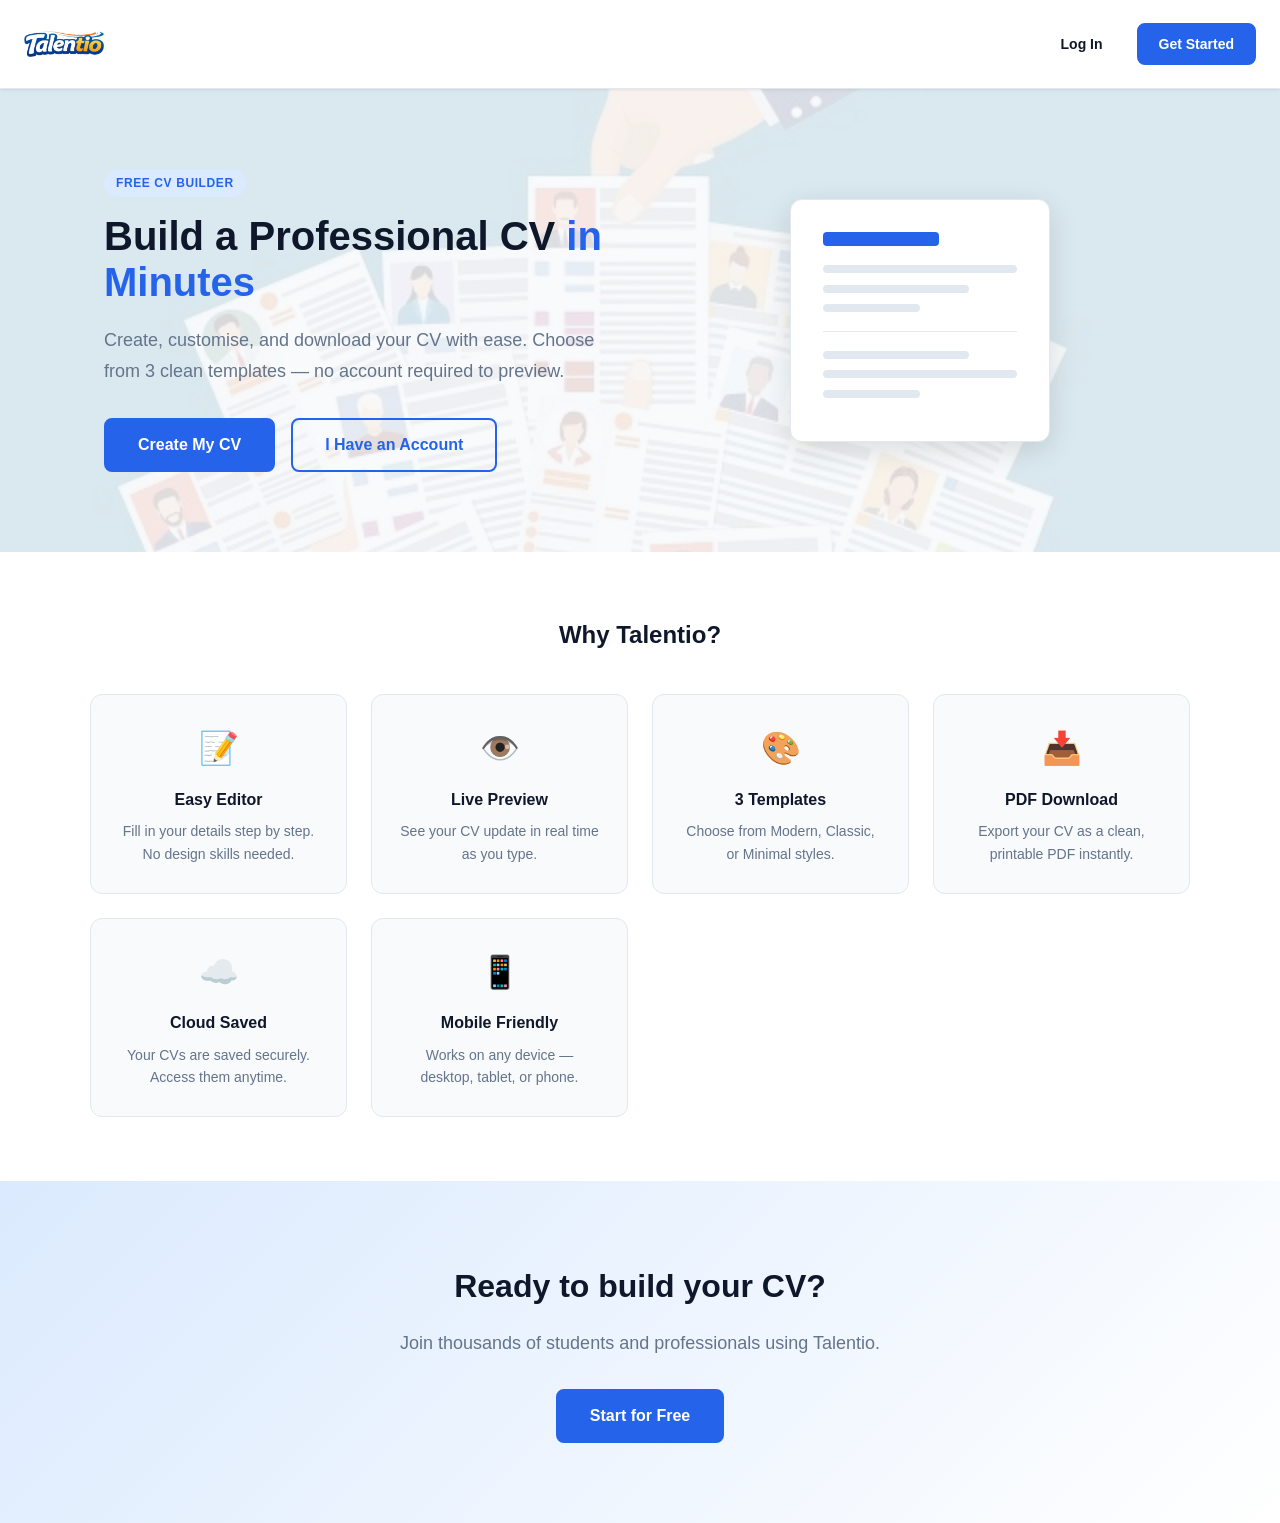
<file: frontend/index.html>
<!DOCTYPE html>
<html lang="en">
<head>
  <meta charset="UTF-8" />
  <meta name="viewport" content="width=device-width, initial-scale=1.0" />
  <meta name="description" content="Talentio — Build a professional CV in minutes." />
  <title>Talentio — Build Your CV Fast</title>
  <link rel="icon" type="image/png" href="public/favicon.png" />
  <link rel="stylesheet" href="assets/css/base.css" />
  <link rel="stylesheet" href="assets/css/responsive.css" />
</head>
<body>

  <!-- NAVBAR -->
  <nav class="navbar" role="navigation" aria-label="Main navigation">
    <div class="nav-brand">
      <a href="index.html" aria-label="Talentio Home" style="display: flex; align-items: center;">
        <img src="public/logo.png" alt="Talentio Logo" style="height: 4em; width: 4em; object-fit: contain; vertical-align: middle;" />
      </a>
    </div>
    <div class="nav-links">
      <a href="login.html" class="btn btn-ghost">Log In</a>
      <a href="register.html" class="btn btn-primary">Get Started</a>
    </div>
  </nav>

  <!-- HERO -->
  <main>
    <section class="hero" aria-labelledby="hero-heading">
      <div class="hero-content">
        <span class="hero-badge">Free CV Builder</span>
        <h1 id="hero-heading">Build a Professional CV <span class="highlight">in Minutes</span></h1>
        <p class="hero-subtitle">
          Create, customise, and download your CV with ease.
          Choose from 3 clean templates — no account required to preview.
        </p>
        <div class="hero-actions">
          <a href="register.html" class="btn btn-primary btn-lg">Create My CV</a>
          <a href="login.html" class="btn btn-outline btn-lg">I Have an Account</a>
        </div>
      </div>
      <div class="hero-image" aria-hidden="true">
        <div class="cv-mockup">
          <div class="mockup-header"></div>
          <div class="mockup-line long"></div>
          <div class="mockup-line medium"></div>
          <div class="mockup-line short"></div>
          <div class="mockup-divider"></div>
          <div class="mockup-line medium"></div>
          <div class="mockup-line long"></div>
          <div class="mockup-line short"></div>
        </div>
      </div>
    </section>

    <!-- FEATURES -->
    <section class="features" aria-labelledby="features-heading">
      <h2 id="features-heading" class="section-title">Why Talentio?</h2>
      <div class="features-grid">
        <article class="feature-card">
          <span class="feature-icon" aria-hidden="true">📝</span>
          <h3>Easy Editor</h3>
          <p>Fill in your details step by step. No design skills needed.</p>
        </article>
        <article class="feature-card">
          <span class="feature-icon" aria-hidden="true">👁️</span>
          <h3>Live Preview</h3>
          <p>See your CV update in real time as you type.</p>
        </article>
        <article class="feature-card">
          <span class="feature-icon" aria-hidden="true">🎨</span>
          <h3>3 Templates</h3>
          <p>Choose from Modern, Classic, or Minimal styles.</p>
        </article>
        <article class="feature-card">
          <span class="feature-icon" aria-hidden="true">📥</span>
          <h3>PDF Download</h3>
          <p>Export your CV as a clean, printable PDF instantly.</p>
        </article>
        <article class="feature-card">
          <span class="feature-icon" aria-hidden="true">☁️</span>
          <h3>Cloud Saved</h3>
          <p>Your CVs are saved securely. Access them anytime.</p>
        </article>
        <article class="feature-card">
          <span class="feature-icon" aria-hidden="true">📱</span>
          <h3>Mobile Friendly</h3>
          <p>Works on any device — desktop, tablet, or phone.</p>
        </article>
      </div>
    </section>

    <!-- CTA -->
    <section class="cta-section" aria-labelledby="cta-heading">
      <h2 id="cta-heading">Ready to build your CV?</h2>
      <p>Join thousands of students and professionals using Talentio.</p>
      <a href="register.html" class="btn btn-primary btn-lg">Start for Free</a>
    </section>
  </main>
  <script type="module" src="assets/js/modules/homeGuard.js"></script>
</body>
</html>
</file>
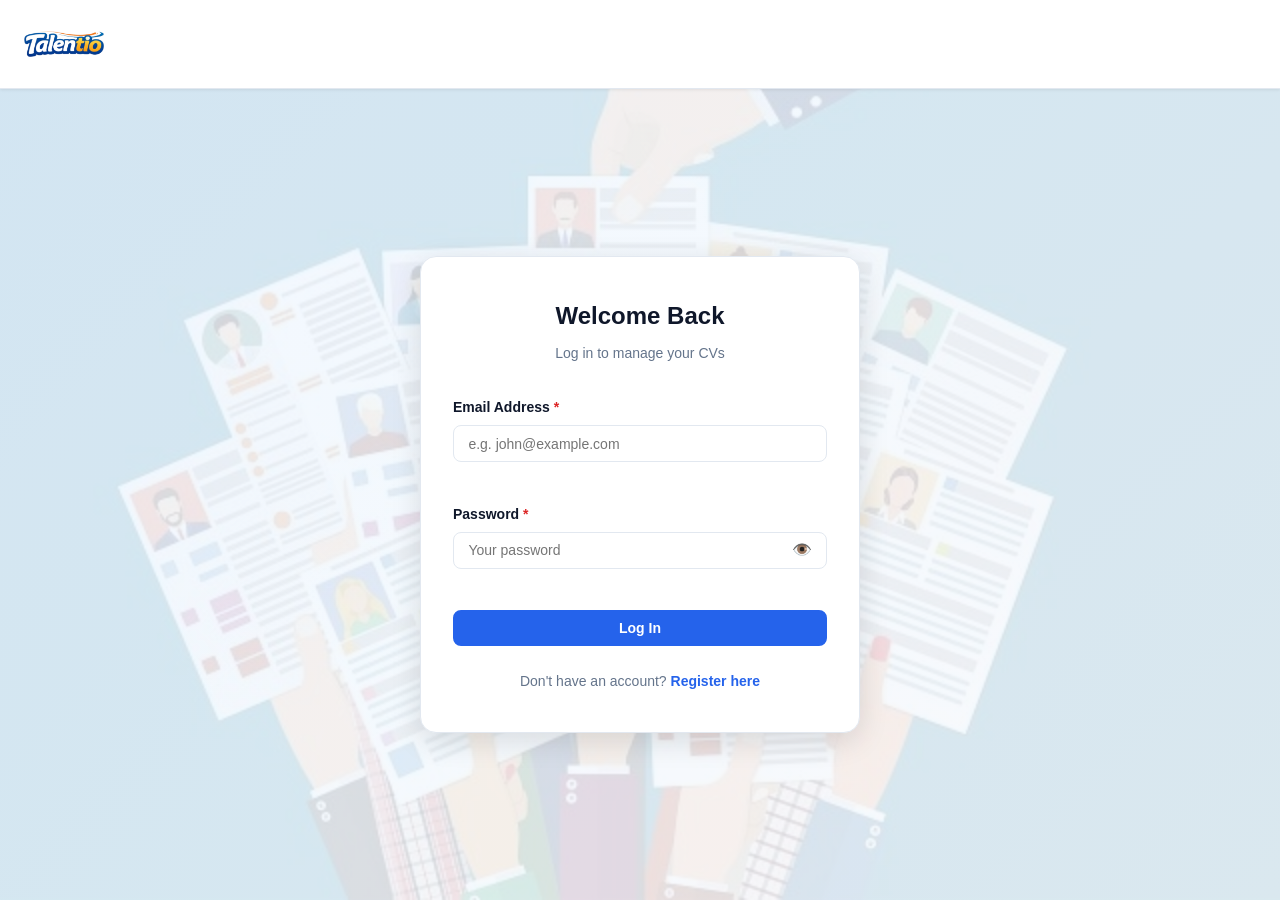
<file: frontend/dashboard.html>
<!DOCTYPE html>
<html lang="en">
<head>
  <meta charset="UTF-8" />
  <meta name="viewport" content="width=device-width, initial-scale=1.0" />
  <meta name="description" content="Your Talentio dashboard — manage all your CVs." />
  <title>Dashboard — Talentio</title>
  <link rel="icon" type="image/png" href="public/favicon.png" />
  <link rel="stylesheet" href="assets/css/base.css" />
  <link rel="stylesheet" href="assets/css/dashboard.css" />
  <link rel="stylesheet" href="assets/css/responsive.css" />
</head>
<body>

  <!-- NAVBAR -->
  <nav class="navbar" role="navigation" aria-label="Main navigation">
    <div class="nav-brand">
      <a href="index.html" aria-label="Talentio Home" style="display: flex; align-items: center;">
        <img src="public/logo.png" alt="Talentio Logo" style="height: 4em; width: 4em; object-fit: contain; vertical-align: middle;" />
      </a>
    </div>
    <div class="nav-links">
      <a class="btn btn-outline" href="profile.html">Profile</a>
      <span class="nav-user" id="nav-user-name" aria-live="polite"></span>
      <button class="btn btn-ghost" id="logout-btn" aria-label="Log out">Log Out</button>
    </div>
  </nav>

  <!-- MAIN -->
  <main class="dashboard-container">

    <!-- Header -->
    <header class="dashboard-header">
      <div>
        <h1 id="dashboard-greeting">My CVs</h1>
        <p class="dashboard-sub">Create, edit, and manage all your CVs in one place.</p>
      </div>
      <button class="btn btn-primary" id="create-cv-btn" aria-label="Create a new CV">
        + New CV
      </button>
    </header>

    <!-- Alert -->
    <div id="alert-box" class="alert hidden" role="alert" aria-live="polite"></div>

    <!-- Loading State -->
    <div id="loading-state" class="loading-state" aria-live="polite" aria-label="Loading CVs">
      <div class="spinner" aria-hidden="true"></div>
      <p>Loading your CVs...</p>
    </div>

    <!-- Empty State -->
    <div id="empty-state" class="empty-state hidden" aria-live="polite">
      <span class="empty-icon" aria-hidden="true">📄</span>
      <h2>No CVs yet</h2>
      <p>Click <strong>New CV</strong> to create your first CV.</p>
      <button class="btn btn-primary" id="empty-create-btn" aria-label="Create your first CV">
        Create My First CV
      </button>
    </div>

    <!-- CV Grid -->
    <section id="cv-grid" class="cv-grid hidden" aria-label="Your saved CVs">
      <!-- CV cards injected by dashboard.js -->
    </section>

  </main>

  <!-- Delete Confirmation Modal -->
  <div id="delete-modal" class="modal hidden" role="dialog" aria-modal="true" aria-labelledby="modal-title">
    <div class="modal-overlay" id="modal-overlay"></div>
    <div class="modal-content">
      <h2 id="modal-title">Delete CV?</h2>
      <p>Are you sure you want to delete <strong id="modal-cv-title"></strong>? This cannot be undone.</p>
      <div class="modal-actions">
        <button class="btn btn-ghost" id="modal-cancel-btn">Cancel</button>
        <button class="btn btn-danger" id="modal-confirm-btn">Delete</button>
      </div>
    </div>
  </div>
  <script type="module" src="assets/js/modules/dashboard.js"></script>
</body>
</html>
</file>
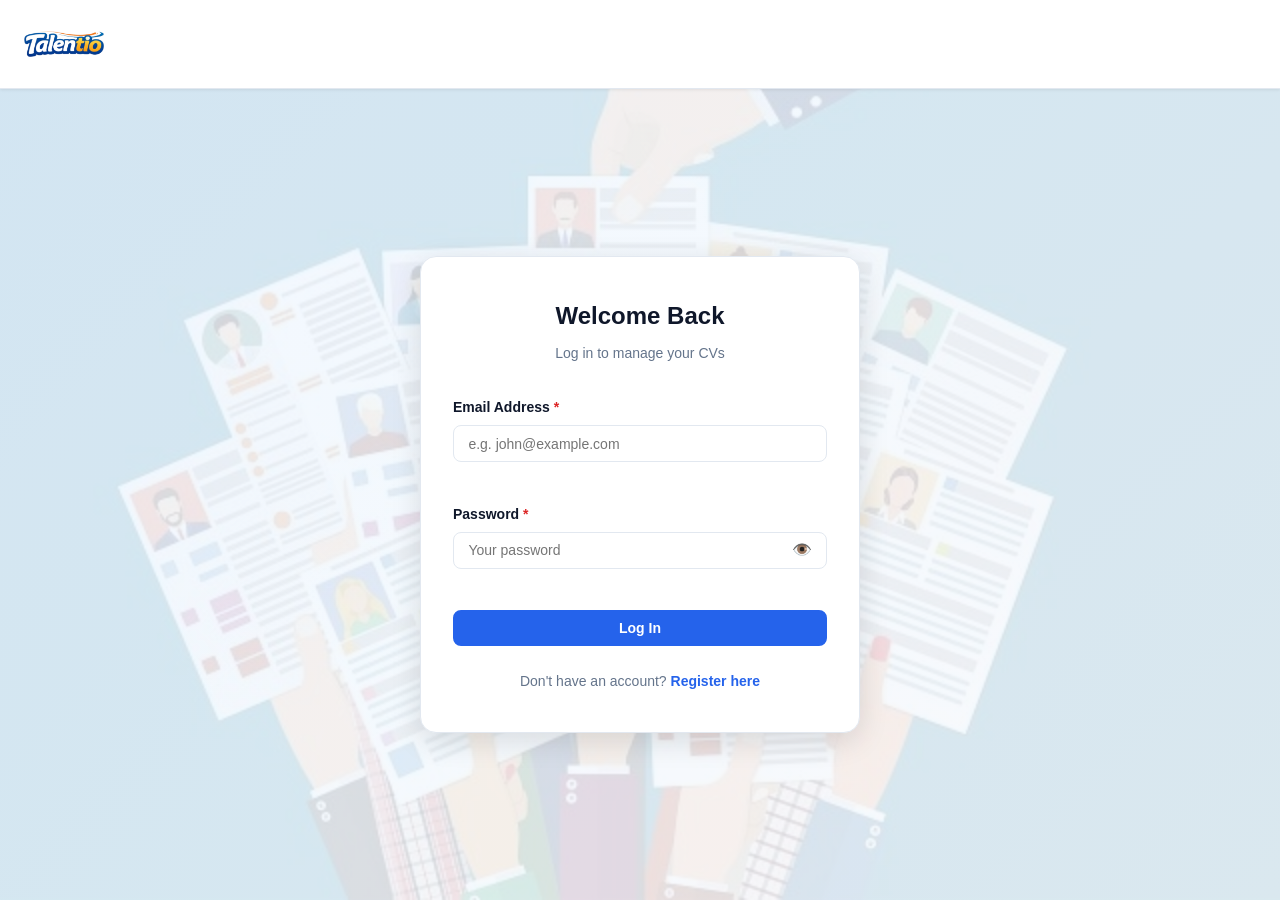
<file: frontend/login.html>
<!DOCTYPE html>
<html lang="en">
<head>
  <meta charset="UTF-8" />
  <meta name="viewport" content="width=device-width, initial-scale=1.0" />
  <meta name="description" content="Log in to your Talentio account." />
  <title>Log In — Talentio</title>
  <link rel="icon" type="image/png" href="public/favicon.png" />
  <link rel="stylesheet" href="assets/css/base.css" />
  <link rel="stylesheet" href="assets/css/auth.css" />
  <link rel="stylesheet" href="assets/css/responsive.css" />
</head>
<body class="auth-page">

  <nav class="navbar" role="navigation" aria-label="Main navigation">
    <div class="nav-brand">
      <a href="index.html" aria-label="Talentio Home" style="display: flex; align-items: center;">
        <img src="public/logo.png" alt="Talentio Logo" style="height: 4em; width: 4em; object-fit: contain; vertical-align: middle;" />
      </a>
    </div>
  </nav>

  <main class="auth-container">
    <div class="auth-card">
      <div class="auth-header">
        <h1>Welcome Back</h1>
        <p>Log in to manage your CVs</p>
      </div>

      <div id="alert-box" class="alert hidden" role="alert" aria-live="polite"></div>

      <form id="login-form" class="auth-form" novalidate aria-label="Login form">

        <div class="form-group">
          <label for="email">Email Address <span class="required" aria-hidden="true">*</span></label>
          <input
            type="email"
            id="email"
            name="email"
            placeholder="e.g. john@example.com"
            autocomplete="email"
            required
            aria-required="true"
            aria-describedby="email-error"
          />
          <span class="field-error" id="email-error" role="alert"></span>
        </div>

        <div class="form-group">
          <label for="password">Password <span class="required" aria-hidden="true">*</span></label>
          <div class="input-with-toggle">
            <input
              type="password"
              id="password"
              name="password"
              placeholder="Your password"
              autocomplete="current-password"
              required
              aria-required="true"
              aria-describedby="password-error"
            />
            <button type="button" class="toggle-password" aria-label="Toggle password visibility" data-target="password">
              👁️
            </button>
          </div>
          <span class="field-error" id="password-error" role="alert"></span>
        </div>

        <button type="submit" class="btn btn-primary btn-full" id="login-btn">
          <span class="btn-text">Log In</span>
          <span class="btn-spinner hidden" aria-hidden="true">⏳</span>
        </button>

      </form>

      <div class="auth-footer">
        <p>Don't have an account? <a href="register.html">Register here</a></p>
      </div>
    </div>
  </main>

  <script type="module" src="assets/js/modules/auth.js"></script>
</body>
</html>
</file>
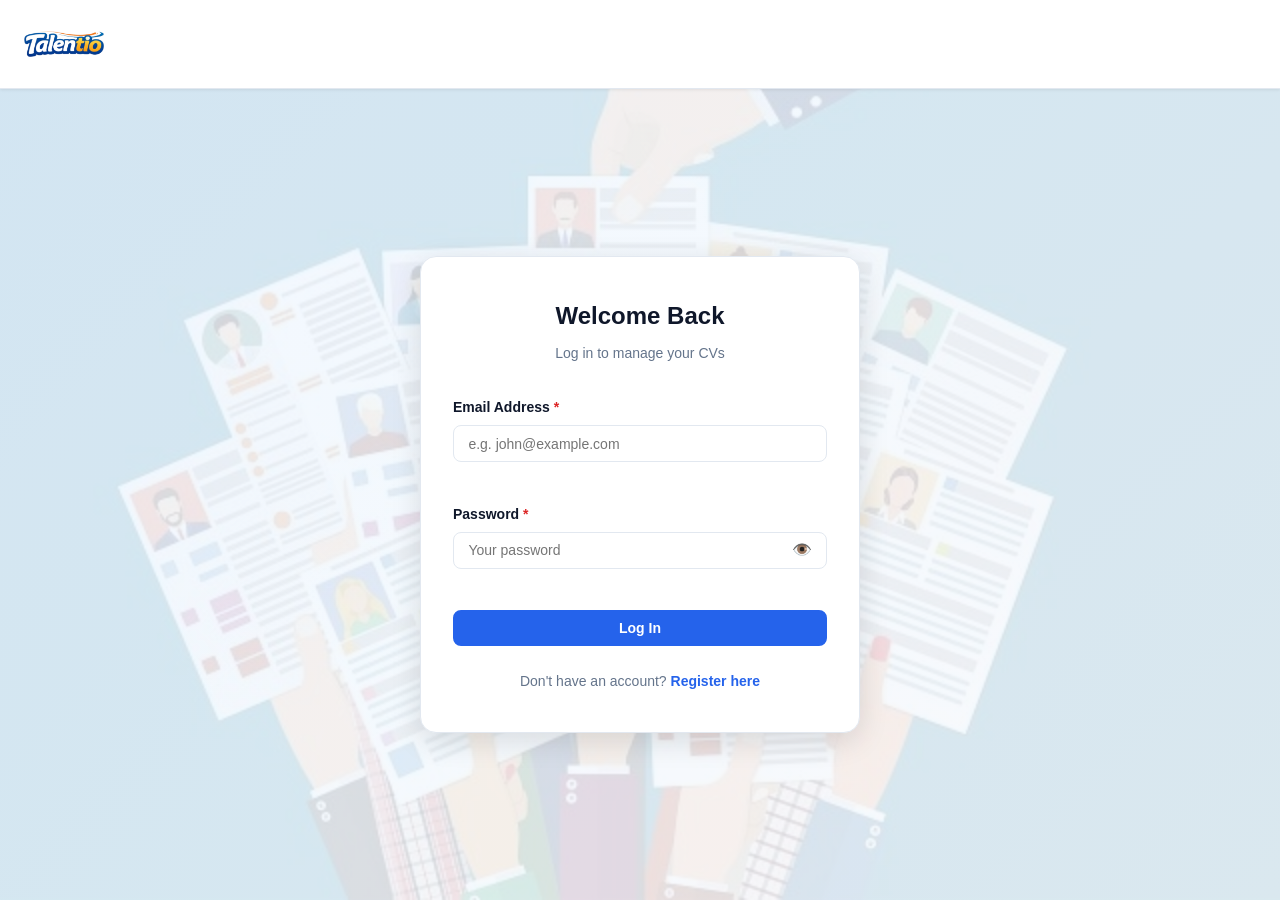
<file: frontend/profile.html>
<!DOCTYPE html>
<html lang="en">
<head>
  <meta charset="UTF-8" />
  <meta name="viewport" content="width=device-width, initial-scale=1.0" />
  <meta name="description" content="Update your Talentio profile details." />
  <title>Profile — Talentio</title>
  <link rel="icon" type="image/png" href="public/favicon.png" />
  <link rel="stylesheet" href="assets/css/base.css" />
  <link rel="stylesheet" href="assets/css/profile.css" />
  <link rel="stylesheet" href="assets/css/responsive.css" />
</head>
<body>

  <nav class="navbar" role="navigation" aria-label="Main navigation">
    <div class="nav-brand">
      <a href="dashboard.html" aria-label="Back to dashboard" style="display: flex; align-items: center;">
        <img src="public/logo.png" alt="Talentio Logo" style="height: 4em; width: 4em; object-fit: contain; vertical-align: middle;" />
      </a>
    </div>
    <div class="nav-links">
      <a class="btn btn-outline" href="dashboard.html">← Dashboard</a>
      <button class="btn btn-ghost" id="logout-btn" aria-label="Log out">Log Out</button>
    </div>
  </nav>

  <main class="profile-container">
    <section class="profile-card" aria-label="Profile form">
      <div class="profile-header">
        <div>
          <p class="eyebrow">Account</p>
          <h1>Profile Settings</h1>
          <p class="sub">Update your name, email, or change your password.</p>
        </div>
      </div>

      <div id="alert-box" class="alert hidden" role="alert" aria-live="polite"></div>

      <form id="profile-form" class="profile-form" novalidate>
        <div class="form-grid">
          <div class="form-group">
            <label for="full_name">Full Name</label>
            <input type="text" id="full_name" name="full_name" placeholder="e.g. Alex Johnson" autocomplete="name" required />
          </div>
          <div class="form-group">
            <label for="email">Email</label>
            <input type="email" id="email" name="email" placeholder="you@example.com" autocomplete="email" required />
          </div>
        </div>

        <div class="divider">
          <span>Change Password</span>
        </div>

        <div class="form-grid">
          <div class="form-group">
            <label for="current_password">Current Password</label>
            <input type="password" id="current_password" name="current_password" autocomplete="current-password" placeholder="••••••••" />
          </div>
          <div class="form-group">
            <label for="new_password">New Password</label>
            <input type="password" id="new_password" name="new_password" autocomplete="new-password" placeholder="At least 8 characters" />
          </div>
          <div class="form-group">
            <label for="confirm_password">Confirm New Password</label>
            <input type="password" id="confirm_password" name="confirm_password" autocomplete="new-password" placeholder="Repeat new password" />
          </div>
        </div>

        <div class="actions">
          <button type="submit" class="btn btn-primary" id="save-btn">
            <span class="btn-text">Save Changes</span>
            <span class="btn-spinner hidden" aria-hidden="true">⏳</span>
          </button>
        </div>
      </form>
    </section>
  </main>

  <script type="module" src="assets/js/modules/profile.js"></script>
</body>
</html>
</file>
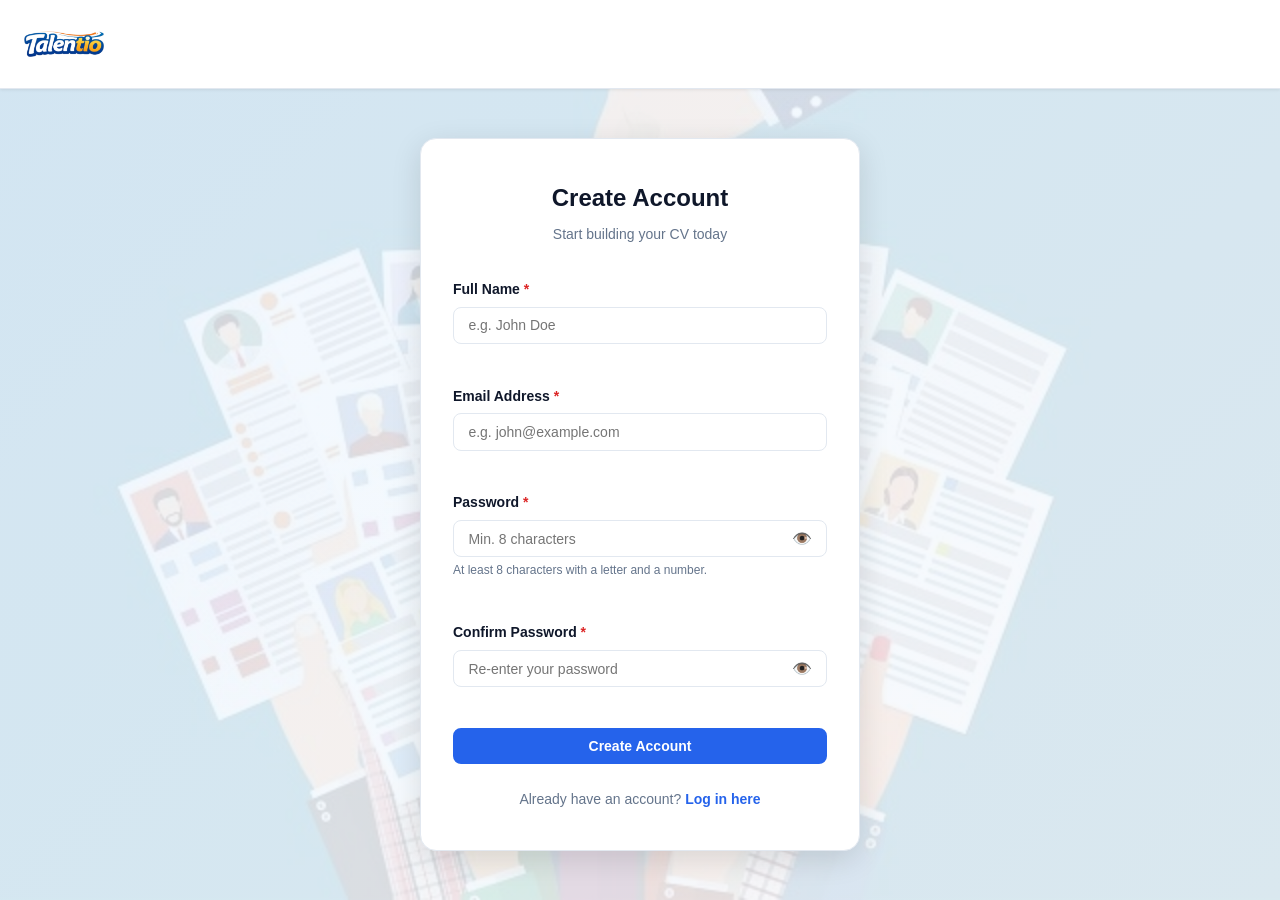
<file: frontend/register.html>
<!DOCTYPE html>
<html lang="en">
<head>
  <meta charset="UTF-8" />
  <meta name="viewport" content="width=device-width, initial-scale=1.0" />
  <meta name="description" content="Create a free Talentio account." />
  <title>Register — Talentio</title>
  <link rel="icon" type="image/png" href="public/favicon.png" />
  <link rel="stylesheet" href="assets/css/base.css" />
  <link rel="stylesheet" href="assets/css/auth.css" />
  <link rel="stylesheet" href="assets/css/responsive.css" />
</head>
<body class="auth-page">

  <nav class="navbar" role="navigation" aria-label="Main navigation">
    <div class="nav-brand">
      <a href="index.html" aria-label="Talentio Home" style="display: flex; align-items: center;">
        <img src="public/logo.png" alt="Talentio Logo" style="height: 4em; width: 4em; object-fit: contain; vertical-align: middle;" />
      </a>
    </div>
  </nav>

  <main class="auth-container">
    <div class="auth-card">
      <div class="auth-header">
        <h1>Create Account</h1>
        <p>Start building your CV today</p>
      </div>

      <!-- Alert Box -->
      <div id="alert-box" class="alert hidden" role="alert" aria-live="polite"></div>

      <form id="register-form" class="auth-form" novalidate aria-label="Register form">

        <div class="form-group">
          <label for="full-name">Full Name <span class="required" aria-hidden="true">*</span></label>
          <input
            type="text"
            id="full-name"
            name="full_name"
            placeholder="e.g. John Doe"
            autocomplete="name"
            required
            aria-required="true"
            aria-describedby="full-name-error"
          />
          <span class="field-error" id="full-name-error" role="alert"></span>
        </div>

        <div class="form-group">
          <label for="email">Email Address <span class="required" aria-hidden="true">*</span></label>
          <input
            type="email"
            id="email"
            name="email"
            placeholder="e.g. john@example.com"
            autocomplete="email"
            required
            aria-required="true"
            aria-describedby="email-error"
          />
          <span class="field-error" id="email-error" role="alert"></span>
        </div>

        <div class="form-group">
          <label for="password">Password <span class="required" aria-hidden="true">*</span></label>
          <div class="input-with-toggle">
            <input
              type="password"
              id="password"
              name="password"
              placeholder="Min. 8 characters"
              autocomplete="new-password"
              required
              aria-required="true"
              aria-describedby="password-error password-hint"
            />
            <button type="button" class="toggle-password" aria-label="Toggle password visibility" data-target="password">
              👁️
            </button>
          </div>
          <span class="field-hint" id="password-hint">At least 8 characters with a letter and a number.</span>
          <span class="field-error" id="password-error" role="alert"></span>
        </div>

        <div class="form-group">
          <label for="confirm-password">Confirm Password <span class="required" aria-hidden="true">*</span></label>
          <div class="input-with-toggle">
            <input
              type="password"
              id="confirm-password"
              name="confirm_password"
              placeholder="Re-enter your password"
              autocomplete="new-password"
              required
              aria-required="true"
              aria-describedby="confirm-password-error"
            />
            <button type="button" class="toggle-password" aria-label="Toggle confirm password visibility" data-target="confirm-password">
              👁️
            </button>
          </div>
          <span class="field-error" id="confirm-password-error" role="alert"></span>
        </div>

        <button type="submit" class="btn btn-primary btn-full" id="register-btn">
          <span class="btn-text">Create Account</span>
          <span class="btn-spinner hidden" aria-hidden="true">⏳</span>
        </button>

      </form>

      <div class="auth-footer">
        <p>Already have an account? <a href="login.html">Log in here</a></p>
      </div>
    </div>
  </main>

  <script type="module" src="assets/js/modules/auth.js"></script>
</body>
</html>
</file>
<file: frontend/assets/css/base.css>
/* =========================================================
   BASE CSS — Talentio
   Global reset, variables, typography, shared components
   ========================================================= */

/* --- CSS Variables --- */
:root {
  --color-primary: #2563eb;
  --color-primary-dark: #1d4ed8;
  --color-primary-light: #dbeafe;
  --color-secondary: #64748b;
  --color-success: #16a34a;
  --color-success-light: #dcfce7;
  --color-danger: #dc2626;
  --color-danger-light: #fee2e2;
  --color-warning: #d97706;
  --color-warning-light: #fef3c7;

  --color-text: #0f172a;
  --color-text-muted: #64748b;
  --color-bg: #f8fafc;
  --color-bg-white: #ffffff;
  --color-border: #e2e8f0;
  --color-border-focus: #2563eb;

  --font-base: 'Segoe UI', Tahoma, Geneva, Verdana, sans-serif;
  --font-size-xs: 0.75rem;
  --font-size-sm: 0.875rem;
  --font-size-base: 1rem;
  --font-size-lg: 1.125rem;
  --font-size-xl: 1.25rem;
  --font-size-2xl: 1.5rem;
  --font-size-3xl: 2rem;
  --font-size-4xl: 2.5rem;

  --radius-sm: 4px;
  --radius-base: 8px;
  --radius-lg: 12px;
  --radius-xl: 16px;
  --radius-full: 9999px;

  --shadow-sm: 0 1px 3px rgba(0, 0, 0, 0.08);
  --shadow-base: 0 4px 12px rgba(0, 0, 0, 0.1);
  --shadow-lg: 0 8px 30px rgba(0, 0, 0, 0.12);

  --transition: 0.2s ease;
  --navbar-height: 160px;
}

/* --- Reset --- */
*,
*::before,
*::after {
  box-sizing: border-box;
  margin: 0;
  padding: 0;
}

html {
  scroll-behavior: smooth;
  font-size: 16px;
  background-color: var(--color-bg);
}

body {
  font-family: var(--font-base);
  font-size: var(--font-size-base);
  color: var(--color-text);
  background-color: transparent;
  line-height: 1.6;
  -webkit-font-smoothing: antialiased;
  position: relative;
  isolation: isolate;
}

body::before {
  content: "";
  position: fixed;
  inset: 0;
  background: url("../../public/bg.png") center / cover no-repeat;
  opacity: 0.14;
  pointer-events: none;
  z-index: -1;
}

img {
  max-width: 100%;
  display: block;
}

a {
  color: var(--color-primary);
  text-decoration: none;
  transition: color var(--transition);
}

a:hover,
a:focus {
  color: var(--color-primary-dark);
  text-decoration: underline;
}

ul {
  list-style: none;
}

button {
  cursor: pointer;
  font-family: var(--font-base);
}

textarea {
  resize: vertical;
}

.sr-only {
  position: absolute;
  width: 1px;
  height: 1px;
  padding: 0;
  margin: -1px;
  overflow: hidden;
  clip: rect(0, 0, 0, 0);
  white-space: nowrap;
  border: 0;
}

/* --- Navbar --- */
.navbar {
  position: sticky;
  top: 0;
  z-index: 100;
  display: flex;
  align-items: center;
  justify-content: space-between;
  height: fit-content;
  padding: 0.25rem 1.5rem;
  background: var(--color-bg-white);
  border-bottom: 1px solid var(--color-border);
  box-shadow: var(--shadow-sm);
}

.nav-brand a {
  display: flex;
  align-items: center;
  gap: 0.4rem;
  font-size: var(--font-size-xl);
  font-weight: 700;
  color: var(--color-primary);
  text-decoration: none;
}

.brand-icon {
  font-size: 1.3rem;
}

.nav-links {
  display: flex;
  align-items: center;
  gap: 0.75rem;
}

.nav-user {
  font-size: var(--font-size-sm);
  color: var(--color-text-muted);
  font-weight: 500;
}

/* --- Buttons --- */
.btn {
  display: inline-flex;
  align-items: center;
  justify-content: center;
  gap: 0.4rem;
  padding: 0.5rem 1.25rem;
  font-size: var(--font-size-sm);
  font-weight: 600;
  border-radius: var(--radius-base);
  border: 2px solid transparent;
  transition: all var(--transition);
  cursor: pointer;
  text-decoration: none;
  white-space: nowrap;
}

.btn:focus-visible {
  outline: 3px solid var(--color-primary);
  outline-offset: 2px;
}

.btn-primary {
  background: var(--color-primary);
  color: #fff;
  border-color: var(--color-primary);
}

.btn-primary:hover {
  background: var(--color-primary-dark);
  border-color: var(--color-primary-dark);
  color: #fff;
  text-decoration: none;
}

.btn-outline {
  background: transparent;
  color: var(--color-primary);
  border-color: var(--color-primary);
}

.btn-outline:hover {
  background: var(--color-primary-light);
  text-decoration: none;
}

.btn-ghost {
  background: transparent;
  color: var(--color-text);
  border-color: transparent;
}

.btn-ghost:hover {
  background: var(--color-bg);
  color: var(--color-text);
  text-decoration: none;
}

.btn-danger {
  background: var(--color-danger);
  color: #fff;
  border-color: var(--color-danger);
}

.btn-danger:hover {
  background: #b91c1c;
  border-color: #b91c1c;
  color: #fff;
  text-decoration: none;
}

.btn-lg {
  padding: 0.75rem 2rem;
  font-size: var(--font-size-base);
}

.btn-sm {
  padding: 0.3rem 0.8rem;
  font-size: var(--font-size-xs);
}

.btn-full {
  width: 100%;
}

/* --- Alerts --- */
.alert {
  padding: 0.75rem 1rem;
  border-radius: var(--radius-base);
  font-size: var(--font-size-sm);
  font-weight: 500;
  margin-bottom: 1rem;
}

.alert-success {
  background: var(--color-success-light);
  color: var(--color-success);
  border: 1px solid #bbf7d0;
}

.alert-error {
  background: var(--color-danger-light);
  color: var(--color-danger);
  border: 1px solid #fecaca;
}

.alert-info {
  background: var(--color-primary-light);
  color: var(--color-primary);
  border: 1px solid #bfdbfe;
}

.hidden {
  display: none !important;
}

/* --- Form Groups --- */
.form-group {
  margin-bottom: 1.25rem;
}

.form-group label {
  display: block;
  margin-bottom: 0.4rem;
  font-size: var(--font-size-sm);
  font-weight: 600;
  color: var(--color-text);
}

.form-group input,
.form-group textarea,
.form-group select {
  width: 100%;
  padding: 0.6rem 0.9rem;
  font-size: var(--font-size-sm);
  border: 1.5px solid var(--color-border);
  border-radius: var(--radius-base);
  background: var(--color-bg-white);
  color: var(--color-text);
  transition: border-color var(--transition), box-shadow var(--transition);
}

.form-group input:focus,
.form-group textarea:focus,
.form-group select:focus {
  outline: none;
  border-color: var(--color-border-focus);
  box-shadow: 0 0 0 3px rgba(37, 99, 235, 0.15);
}

.form-group input.is-invalid,
.form-group textarea.is-invalid {
  border-color: var(--color-danger);
}

.field-error {
  display: block;
  margin-top: 0.3rem;
  font-size: var(--font-size-xs);
  color: var(--color-danger);
  min-height: 1rem;
}

.field-hint {
  display: block;
  margin-top: 0.25rem;
  font-size: var(--font-size-xs);
  color: var(--color-text-muted);
}

.required {
  color: var(--color-danger);
}

/* --- Footer --- */
.footer {
  text-align: center;
  padding: 1.5rem;
  font-size: var(--font-size-xs);
  color: var(--color-text-muted);
  border-top: 1px solid var(--color-border);
  background: var(--color-bg-white);
  margin-top: auto;
}

/* --- Spinner --- */
.spinner {
  width: 32px;
  height: 32px;
  border: 3px solid var(--color-border);
  border-top-color: var(--color-primary);
  border-radius: 50%;
  animation: spin 0.8s linear infinite;
}

@keyframes spin {
  to { transform: rotate(360deg); }
}

/* --- Landing Page: Hero --- */
.hero {
  display: flex;
  align-items: center;
  justify-content: space-between;
  gap: 3rem;
  padding: 5rem 4rem;
  max-width: 1200px;
  margin: 0 auto;
}

.hero-badge {
  display: inline-block;
  background: var(--color-primary-light);
  color: var(--color-primary);
  font-size: var(--font-size-xs);
  font-weight: 700;
  padding: 0.25rem 0.75rem;
  border-radius: var(--radius-full);
  text-transform: uppercase;
  letter-spacing: 0.05em;
  margin-bottom: 1rem;
}

.hero-content {
  flex: 1;
  max-width: 560px;
}

.hero-content h1 {
  font-size: var(--font-size-4xl);
  font-weight: 800;
  line-height: 1.15;
  margin-bottom: 1.25rem;
  color: var(--color-text);
}

.highlight {
  color: var(--color-primary);
}

.hero-subtitle {
  font-size: var(--font-size-lg);
  color: var(--color-text-muted);
  margin-bottom: 2rem;
  line-height: 1.7;
}

.hero-actions {
  display: flex;
  gap: 1rem;
  flex-wrap: wrap;
}

/* Hero CV Mockup */
.hero-image {
  flex: 1;
  display: flex;
  justify-content: center;
}

.cv-mockup {
  background: var(--color-bg-white);
  border: 1px solid var(--color-border);
  border-radius: var(--radius-lg);
  padding: 2rem;
  width: 260px;
  box-shadow: var(--shadow-lg);
}

.mockup-header {
  height: 14px;
  background: var(--color-primary);
  border-radius: var(--radius-sm);
  margin-bottom: 1.2rem;
  width: 60%;
}

.mockup-line {
  height: 8px;
  background: var(--color-border);
  border-radius: var(--radius-sm);
  margin-bottom: 0.7rem;
}

.mockup-line.long { width: 100%; }
.mockup-line.medium { width: 75%; }
.mockup-line.short { width: 50%; }

.mockup-divider {
  height: 1px;
  background: var(--color-border);
  margin: 1.2rem 0;
}

/* Features Section */
.features {
  padding: 4rem 4rem;
  background: var(--color-bg-white);
}

.section-title {
  text-align: center;
  font-size: var(--font-size-2xl);
  font-weight: 700;
  margin-bottom: 2.5rem;
  color: var(--color-text);
}

.features-grid {
  display: grid;
  grid-template-columns: repeat(auto-fit, minmax(220px, 1fr));
  gap: 1.5rem;
  max-width: 1100px;
  margin: 0 auto;
}

.feature-card {
  background: var(--color-bg);
  border: 1px solid var(--color-border);
  border-radius: var(--radius-lg);
  padding: 1.75rem;
  text-align: center;
  transition: box-shadow var(--transition), transform var(--transition);
}

.feature-card:hover {
  box-shadow: var(--shadow-base);
  transform: translateY(-2px);
}

.feature-icon {
  font-size: 2rem;
  display: block;
  margin-bottom: 0.75rem;
}

.feature-card h3 {
  font-size: var(--font-size-base);
  font-weight: 700;
  margin-bottom: 0.5rem;
}

.feature-card p {
  font-size: var(--font-size-sm);
  color: var(--color-text-muted);
}

/* CTA Section */
.cta-section {
  text-align: center;
  padding: 5rem 2rem;
  background: linear-gradient(135deg, var(--color-primary-light), #fff);
}

.cta-section h2 {
  font-size: var(--font-size-3xl);
  font-weight: 800;
  margin-bottom: 1rem;
}

.cta-section p {
  font-size: var(--font-size-lg);
  color: var(--color-text-muted);
  margin-bottom: 2rem;
}
</file>
<file: frontend/assets/css/responsive.css>
/* =========================================================
   RESPONSIVE CSS — Talentio
   Mobile First Breakpoints
   ========================================================= */

/* ---- Tablet: max 900px ---- */
@media (max-width: 900px) {

  .hero {
    flex-direction: column;
    padding: 3rem 2rem;
    text-align: center;
  }

  .hero-content h1 {
    font-size: var(--font-size-3xl);
  }

  .hero-actions {
    justify-content: center;
  }

  .hero-image {
    width: 100%;
  }

  .cv-mockup {
    width: 200px;
    margin: 0 auto;
  }

  .features {
    padding: 3rem 2rem;
  }

  .editor-layout {
    grid-template-columns: 1fr;
    height: auto;
    overflow: visible;
  }

  .editor-panel {
    border-right: none;
    border-bottom: 2px solid var(--color-border);
    max-height: 60vh;
    overflow-y: auto;
  }

  .preview-panel {
    min-height: 80vh;
  }

  .preview-body {
    display: flex;
    flex-direction: column;
    height: auto;
    padding-right: 0;
  }

  .template-rail {
    width: 100%;
    border-left: none;
    border-top: 1px solid var(--color-border);
    box-shadow: none;
    position: relative;
    height: auto;
  }

  .template-rail-list {
    flex-direction: row;
    overflow-x: auto;
    gap: 0.75rem;
  }

  .template-btn {
    min-width: 220px;
  }

  .preview-wrapper {
    padding: 1rem;
  }

  .cv-preview {
    width: 100%;
    min-height: auto;
    padding: 1.5rem;
  }

  .dashboard-header {
    flex-direction: column;
    align-items: stretch;
  }

  .dashboard-header button {
    align-self: flex-start;
  }

}

/* ---- Mobile: max 600px ---- */
@media (max-width: 600px) {

  .navbar {
    padding: 0 1rem;
  }

  .hero {
    padding: 2rem 1rem;
  }

  .hero-content h1 {
    font-size: var(--font-size-2xl);
  }

  .hero-subtitle {
    font-size: var(--font-size-base);
  }

  .features-grid {
    grid-template-columns: 1fr;
  }

  .auth-card {
    padding: 1.75rem 1.25rem;
    border-radius: var(--radius-lg);
  }

  .cv-grid {
    grid-template-columns: 1fr;
  }

  .editor-tabs {
    overflow-x: auto;
    scrollbar-width: none;
  }

  .editor-tabs::-webkit-scrollbar {
    display: none;
  }

  .tab-btn {
    min-width: 72px;
  }

  .modal-content {
    padding: 1.5rem 1.25rem;
  }

  .template-selector {
    justify-content: center;
  }

  .nav-editor-actions {
    gap: 0.25rem;
  }

  .nav-editor-actions .btn {
    padding: 0.4rem 0.7rem;
    font-size: 0.7rem;
  }

  .save-status {
    display: none;
  }

}

/* ---- Print Styles --- */
@media print {
  .navbar,
  .editor-panel,
  .preview-toolbar,
  .template-rail,
  .footer {
    display: none !important;
  }

  .editor-layout {
    display: block;
  }

  .preview-panel {
    background: white;
    padding: 0;
  }

  .preview-wrapper {
    padding: 0;
  }

  .cv-preview {
    box-shadow: none;
    width: 100%;
    padding: 0;
  }
}
</file>
<file: frontend/assets/css/dashboard.css>
/* =========================================================
   DASHBOARD CSS — Talentio
   ========================================================= */

.dashboard-container {
  max-width: 1100px;
  margin: 0 auto;
  padding: 2.5rem 2rem;
  min-height: calc(100vh - var(--navbar-height) - 60px);
}

.dashboard-header {
  display: flex;
  align-items: flex-start;
  justify-content: space-between;
  gap: 1rem;
  margin-bottom: 2rem;
  flex-wrap: wrap;
}

.dashboard-header h1 {
  font-size: var(--font-size-2xl);
  font-weight: 800;
}

.dashboard-sub {
  font-size: var(--font-size-sm);
  color: var(--color-text-muted);
  margin-top: 0.25rem;
}

/* Loading / Empty State */
.loading-state,
.empty-state {
  text-align: center;
  padding: 5rem 2rem;
  color: var(--color-text-muted);
}

.loading-state {
  display: flex;
  flex-direction: column;
  align-items: center;
  gap: 1rem;
}

.empty-icon {
  font-size: 3.5rem;
  display: block;
  margin-bottom: 1rem;
}

.empty-state h2 {
  font-size: var(--font-size-xl);
  color: var(--color-text);
  margin-bottom: 0.5rem;
}

.empty-state p {
  margin-bottom: 1.5rem;
}

/* CV Grid */
.cv-grid {
  display: grid;
  grid-template-columns: repeat(auto-fill, minmax(280px, 1fr));
  gap: 1.5rem;
}

/* CV Card */
.cv-card {
  background: var(--color-bg-white);
  border: 1px solid var(--color-border);
  border-radius: var(--radius-lg);
  padding: 1.5rem;
  transition: box-shadow var(--transition), transform var(--transition);
  display: flex;
  flex-direction: column;
  gap: 1rem;
}

.cv-card:hover {
  box-shadow: var(--shadow-base);
  transform: translateY(-2px);
}

.cv-card-header {
  display: flex;
  justify-content: space-between;
  align-items: flex-start;
  gap: 0.5rem;
}

.cv-card-title {
  font-size: var(--font-size-base);
  font-weight: 700;
  color: var(--color-text);
  word-break: break-word;
}

.cv-card-template {
  font-size: var(--font-size-xs);
  background: var(--color-primary-light);
  color: var(--color-primary);
  padding: 0.2rem 0.6rem;
  border-radius: var(--radius-full);
  font-weight: 600;
  white-space: nowrap;
  text-transform: capitalize;
}

.cv-card-name {
  font-size: var(--font-size-sm);
  color: var(--color-text-muted);
}

.cv-card-date {
  font-size: var(--font-size-xs);
  color: var(--color-text-muted);
}

.cv-card-actions {
  display: flex;
  gap: 0.5rem;
  justify-content: flex-end;
  margin-top: auto;
}

/* Modal */
.modal {
  position: fixed;
  inset: 0;
  z-index: 200;
  display: flex;
  align-items: center;
  justify-content: center;
  padding: 1rem;
}

.modal-overlay {
  position: absolute;
  inset: 0;
  background: rgba(0, 0, 0, 0.4);
}

.modal-content {
  position: relative;
  z-index: 210;
  background: var(--color-bg-white);
  border-radius: var(--radius-xl);
  padding: 2rem;
  width: 100%;
  max-width: 400px;
  box-shadow: var(--shadow-lg);
}

.modal-content h2 {
  font-size: var(--font-size-xl);
  margin-bottom: 0.75rem;
}

.modal-content p {
  font-size: var(--font-size-sm);
  color: var(--color-text-muted);
  margin-bottom: 1.5rem;
}

.modal-actions {
  display: flex;
  gap: 0.75rem;
  justify-content: flex-end;
}
</file>
<file: frontend/assets/css/auth.css>
/* =========================================================
   AUTH CSS — Login & Register Pages
   ========================================================= */

.auth-page {
  min-height: 100vh;
  display: flex;
  flex-direction: column;
  background: linear-gradient(135deg, #eff6ff 0%, #f8fafc 100%);
}

.auth-container {
  flex: 1;
  display: flex;
  align-items: center;
  justify-content: center;
  padding: 2rem 1rem;
}

.auth-card {
  background: var(--color-bg-white);
  border: 1px solid var(--color-border);
  border-radius: var(--radius-xl);
  padding: 2.5rem 2rem;
  width: 100%;
  max-width: 440px;
  box-shadow: var(--shadow-lg);
}

.auth-header {
  text-align: center;
  margin-bottom: 2rem;
}

.auth-header h1 {
  font-size: var(--font-size-2xl);
  font-weight: 800;
  margin-bottom: 0.4rem;
  color: var(--color-text);
}

.auth-header p {
  font-size: var(--font-size-sm);
  color: var(--color-text-muted);
}

.auth-form {
  display: flex;
  flex-direction: column;
}

/* Password Toggle */
.input-with-toggle {
  position: relative;
  display: flex;
}

.input-with-toggle input {
  padding-right: 2.8rem;
}

.toggle-password {
  position: absolute;
  right: 0.75rem;
  top: 50%;
  transform: translateY(-50%);
  background: none;
  border: none;
  cursor: pointer;
  font-size: 1rem;
  color: var(--color-text-muted);
  padding: 0.2rem;
  border-radius: var(--radius-sm);
  transition: color var(--transition);
}

.toggle-password:hover {
  color: var(--color-primary);
}

.toggle-password:focus-visible {
  outline: 2px solid var(--color-primary);
  outline-offset: 2px;
}

/* Spinner in button */
.btn-spinner {
  animation: spin 0.8s linear infinite;
}

.auth-footer {
  text-align: center;
  margin-top: 1.5rem;
  font-size: var(--font-size-sm);
  color: var(--color-text-muted);
}

.auth-footer a {
  color: var(--color-primary);
  font-weight: 600;
}
</file>
<file: frontend/assets/css/profile.css>
/* =========================================================
   PROFILE PAGE — Talentio
   ========================================================= */

.profile-container {
  max-width: 900px;
  margin: 2rem auto 3rem;
  padding: 0 1.25rem;
}

.profile-card {
  background: var(--color-bg-white);
  border: 1px solid var(--color-border);
  border-radius: var(--radius-lg);
  box-shadow: var(--shadow-base);
  padding: 2rem;
}

.profile-header {
  display: flex;
  justify-content: space-between;
  align-items: flex-start;
  gap: 1rem;
  margin-bottom: 1.5rem;
}

.eyebrow {
  text-transform: uppercase;
  letter-spacing: 0.08em;
  font-size: var(--font-size-xs);
  color: var(--color-text-muted);
  margin-bottom: 0.25rem;
}

.profile-header h1 {
  font-size: var(--font-size-2xl);
  margin-bottom: 0.35rem;
}

.profile-header .sub {
  color: var(--color-text-muted);
}

.profile-form {
  display: flex;
  flex-direction: column;
  gap: 1.5rem;
}

.form-grid {
  display: grid;
  grid-template-columns: repeat(auto-fit, minmax(260px, 1fr));
  gap: 1rem;
}

.form-group {
  display: flex;
  flex-direction: column;
  gap: 0.35rem;
}

.form-group label {
  font-weight: 600;
  color: var(--color-text);
}

.form-group input {
  padding: 0.65rem 0.75rem;
  border: 1px solid var(--color-border);
  border-radius: var(--radius-base);
  font-size: var(--font-size-sm);
  background: var(--color-bg);
}

.form-group input:focus {
  outline: 3px solid var(--color-primary-light);
  border-color: var(--color-primary);
  background: #fff;
}

.divider {
  display: flex;
  align-items: center;
  gap: 0.5rem;
  color: var(--color-text-muted);
  font-weight: 600;
  font-size: var(--font-size-sm);
}

.divider::before,
.divider::after {
  content: "";
  flex: 1;
  height: 1px;
  background: var(--color-border);
}

.actions {
  display: flex;
  justify-content: flex-end;
}

@media (max-width: 640px) {
  .profile-card {
    padding: 1.25rem;
  }
  .actions {
    justify-content: stretch;
  }
  .actions .btn {
    width: 100%;
  }
}
</file>
